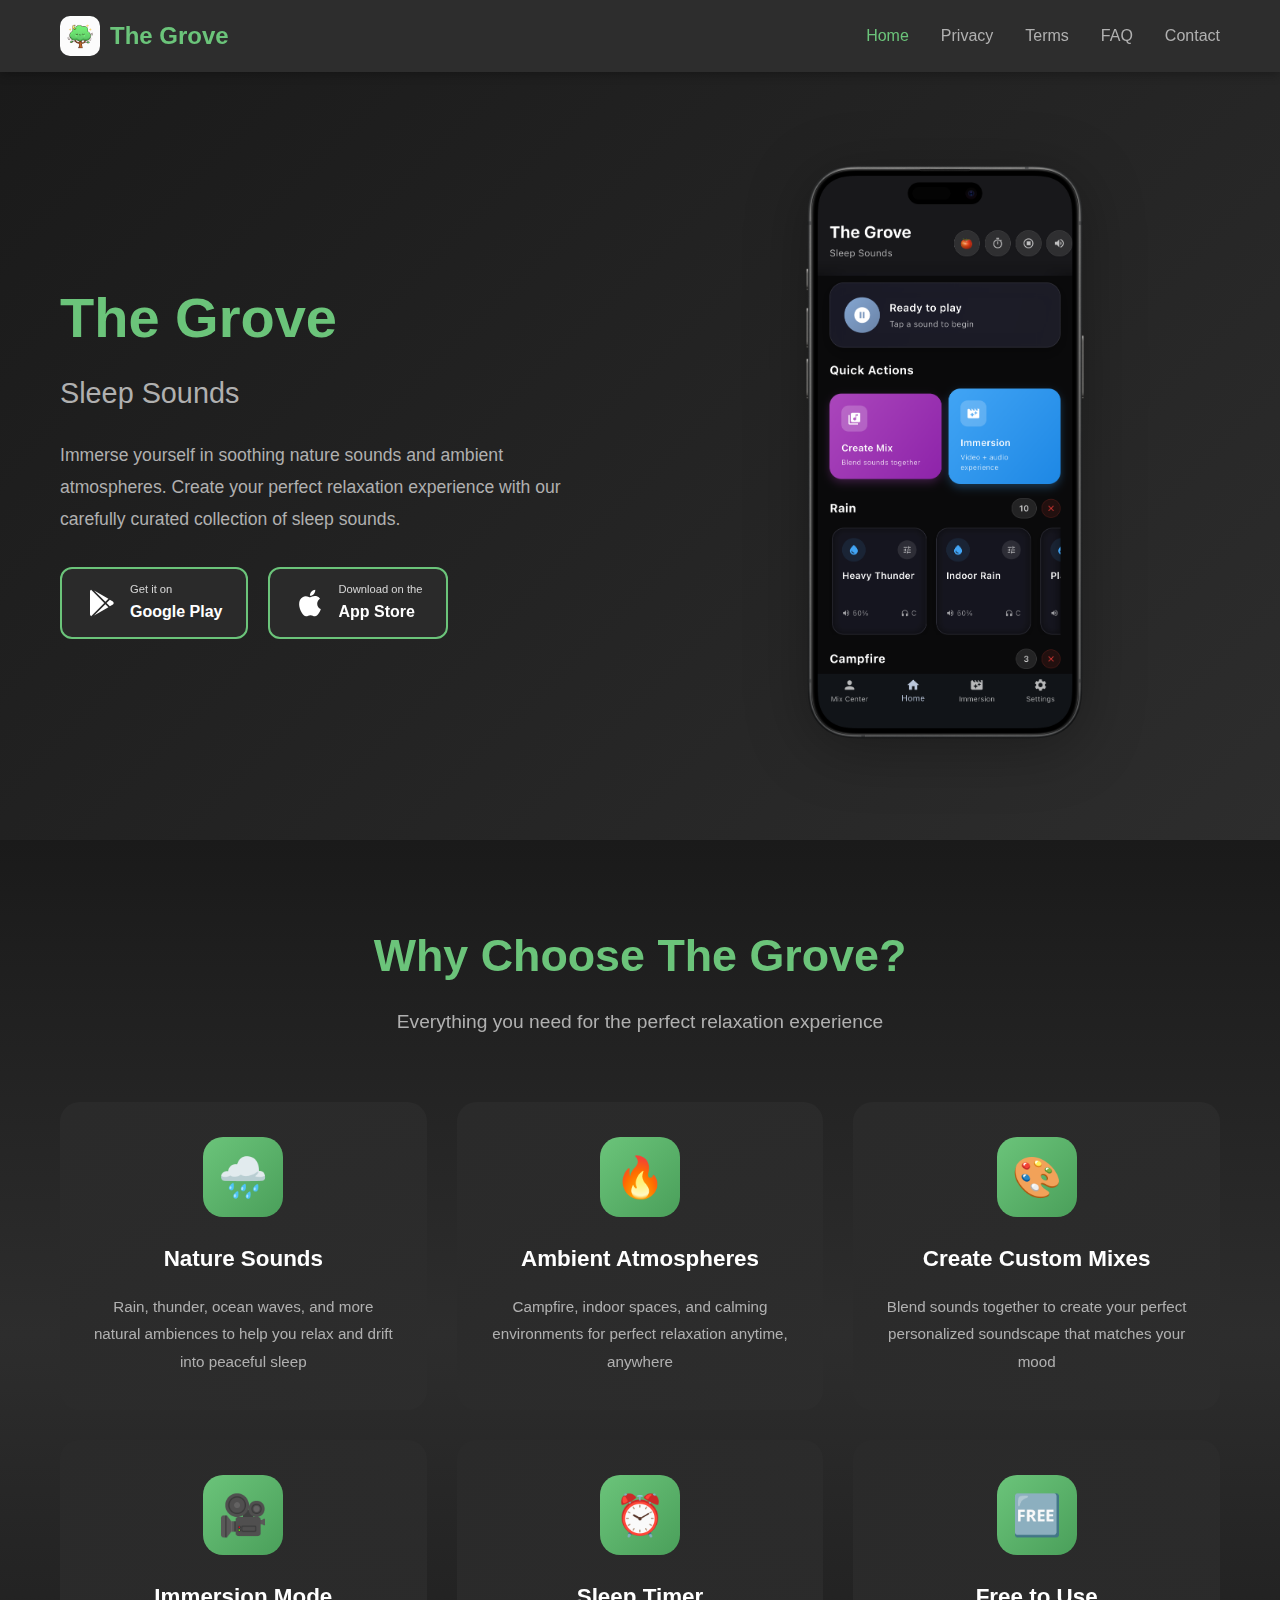
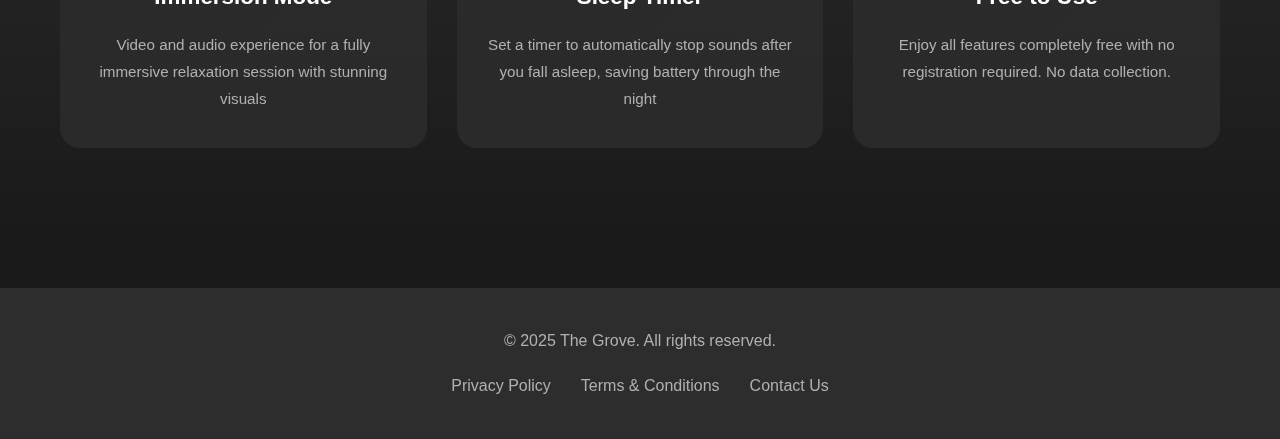
<file: index.html>
<!DOCTYPE html>
<html lang="en">
<head>
    <meta charset="UTF-8">
    <meta name="viewport" content="width=device-width, initial-scale=1.0">
    <title>The Grove - Sleep Sounds</title>
    <link rel="stylesheet" href="styles.css">
</head>
<body>
    <nav class="navbar">
        <div class="container">
            <div class="nav-brand">
                <img src="icon.png" alt="The Grove Logo" class="logo">
                <span>The Grove</span>
            </div>
            <ul class="nav-menu">
                <li><a href="index.html" class="active">Home</a></li>
                <li><a href="privacy.html">Privacy</a></li>
                <li><a href="terms.html">Terms</a></li>
                <li><a href="faq.html">FAQ</a></li>
                <li><a href="contact.html">Contact</a></li>
            </ul>
        </div>
    </nav>

    <section class="hero">
        <div class="container">
            <div class="hero-content">
                <h1>The Grove</h1>
                <p class="subtitle">Sleep Sounds</p>
                <p class="description">Immerse yourself in soothing nature sounds and ambient atmospheres. Create your perfect relaxation experience with our carefully curated collection of sleep sounds.</p>
                <div class="store-buttons">
                    <a href="https://play.google.com/store/apps/details?id=com.thegrove.sleepsound" target="_blank" class="store-button google-play">
                        <svg viewBox="0 0 24 24" width="24" height="24">
                            <path fill="currentColor" d="M3,20.5V3.5C3,2.91 3.34,2.39 3.84,2.15L13.69,12L3.84,21.85C3.34,21.6 3,21.09 3,20.5M16.81,15.12L6.05,21.34L14.54,12.85L16.81,15.12M20.16,10.81C20.5,11.08 20.75,11.5 20.75,12C20.75,12.5 20.53,12.9 20.18,13.18L17.89,14.5L15.39,12L17.89,9.5L20.16,10.81M6.05,2.66L16.81,8.88L14.54,11.15L6.05,2.66Z" />
                        </svg>
                        <div>
                            <span class="small">Get it on</span>
                            <span class="large">Google Play</span>
                        </div>
                    </a>
                    <a href="https://apps.apple.com/app/id6754394085?action=write-review" target="_blank" class="store-button app-store">
                        <svg viewBox="0 0 24 24" width="24" height="24">
                            <path fill="currentColor" d="M18.71,19.5C17.88,20.74 17,21.95 15.66,21.97C14.32,22 13.89,21.18 12.37,21.18C10.84,21.18 10.37,21.95 9.1,22C7.79,22.05 6.8,20.68 5.96,19.47C4.25,17 2.94,12.45 4.7,9.39C5.57,7.87 7.13,6.91 8.82,6.88C10.1,6.86 11.32,7.75 12.11,7.75C12.89,7.75 14.37,6.68 15.92,6.84C16.57,6.87 18.39,7.1 19.56,8.82C19.47,8.88 17.39,10.1 17.41,12.63C17.44,15.65 20.06,16.66 20.09,16.67C20.06,16.74 19.67,18.11 18.71,19.5M13,3.5C13.73,2.67 14.94,2.04 15.94,2C16.07,3.17 15.6,4.35 14.9,5.19C14.21,6.04 13.07,6.7 11.95,6.61C11.8,5.46 12.36,4.26 13,3.5Z" />
                        </svg>
                        <div>
                            <span class="small">Download on the</span>
                            <span class="large">App Store</span>
                        </div>
                    </a>
                </div>
            </div>
            <div class="hero-image">
                <div class="phone-mockup">
                    <img src="app-screenshot.png" alt="The Grove App Screenshot" class="app-preview">
                </div>
            </div>
        </div>
    </section>

    <section class="features">
        <div class="container">
            <h2>Why Choose The Grove?</h2>
            <p class="features-subtitle">Everything you need for the perfect relaxation experience</p>
            
            <div class="features-timeline">
                <div class="feature-item">
                    <div class="feature-content">
                        <div class="feature-icon-circle">🌧️</div>
                        <h3>Nature Sounds</h3>
                        <p>Rain, thunder, ocean waves, and more natural ambiences to help you relax and drift into peaceful sleep</p>
                    </div>
                </div>

                <div class="feature-item">
                    <div class="feature-content">
                        <div class="feature-icon-circle">🔥</div>
                        <h3>Ambient Atmospheres</h3>
                        <p>Campfire, indoor spaces, and calming environments for perfect relaxation anytime, anywhere</p>
                    </div>
                </div>

                <div class="feature-item">
                    <div class="feature-content">
                        <div class="feature-icon-circle">🎨</div>
                        <h3>Create Custom Mixes</h3>
                        <p>Blend sounds together to create your perfect personalized soundscape that matches your mood</p>
                    </div>
                </div>

                <div class="feature-item">
                    <div class="feature-content">
                        <div class="feature-icon-circle">🎥</div>
                        <h3>Immersion Mode</h3>
                        <p>Video and audio experience for a fully immersive relaxation session with stunning visuals</p>
                    </div>
                </div>

                <div class="feature-item">
                    <div class="feature-content">
                        <div class="feature-icon-circle">⏰</div>
                        <h3>Sleep Timer</h3>
                        <p>Set a timer to automatically stop sounds after you fall asleep, saving battery through the night</p>
                    </div>
                </div>

                <div class="feature-item">
                    <div class="feature-content">
                        <div class="feature-icon-circle">🆓</div>
                        <h3>Free to Use</h3>
                        <p>Enjoy all features completely free with no registration required. No data collection.</p>
                    </div>
                </div>
            </div>
        </div>
    </section>

    <footer>
        <div class="container">
            <p>&copy; 2025 The Grove. All rights reserved.</p>
            <div class="footer-links">
                <a href="privacy.html">Privacy Policy</a>
                <a href="terms.html">Terms & Conditions</a>
                <a href="contact.html">Contact Us</a>
            </div>
        </div>
    </footer>
    
    <!-- IMPORTANTE: Carica lo script JavaScript -->
    <script src="script.js"></script>
</body>
</html>
</file>
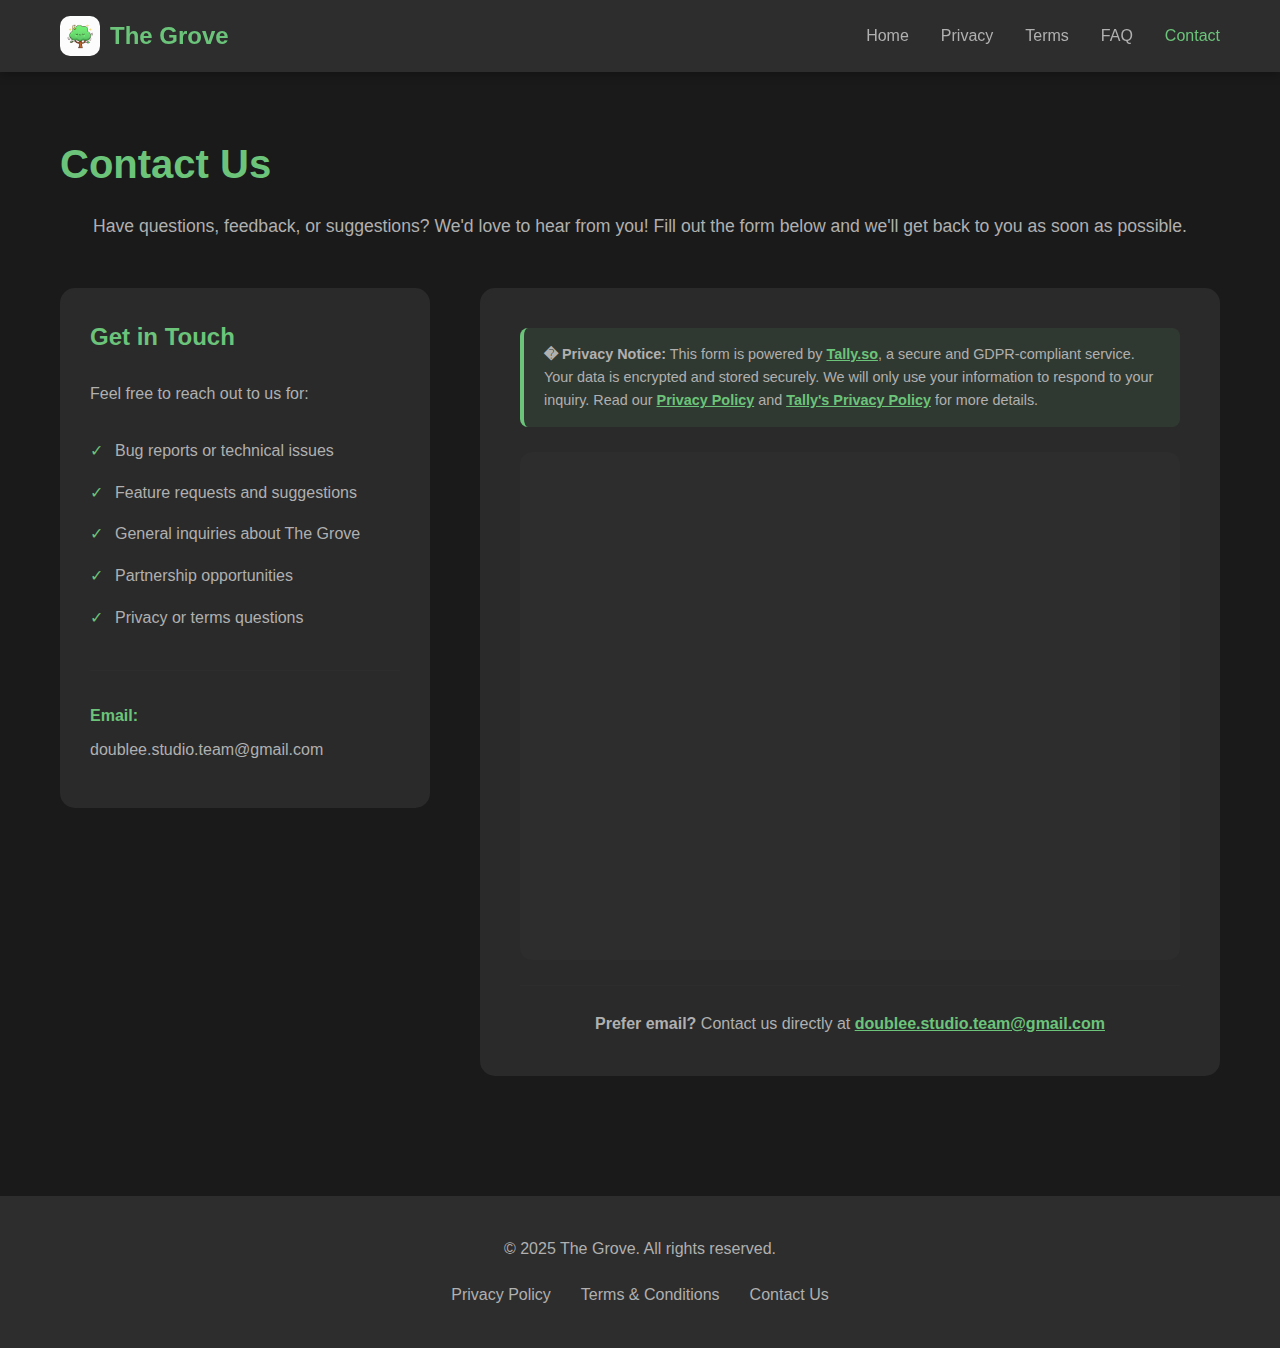
<file: contact.html>
<!DOCTYPE html>
<html lang="en">
<head>
    <meta charset="UTF-8">
    <meta name="viewport" content="width=device-width, initial-scale=1.0">
    <title>Contact Us - The Grove</title>
    <link rel="stylesheet" href="styles.css">
</head>
<body>
    <nav class="navbar">
        <div class="container">
            <div class="nav-brand">
                <img src="icon.png" alt="The Grove Logo" class="logo">
                <span>The Grove</span>
            </div>
            <ul class="nav-menu">
                <li><a href="index.html">Home</a></li>
                <li><a href="privacy.html">Privacy</a></li>
                <li><a href="terms.html">Terms</a></li>
                <li><a href="faq.html">FAQ</a></li>
                <li><a href="contact.html" class="active">Contact</a></li>
            </ul>
        </div>
    </nav>

    <section class="content-page">
        <div class="container">
            <h1>Contact Us</h1>
            <p class="intro-text">Have questions, feedback, or suggestions? We'd love to hear from you! Fill out the form below and we'll get back to you as soon as possible.</p>

            <div class="contact-content">
                <div class="contact-info">
                    <h2>Get in Touch</h2>
                    <p>Feel free to reach out to us for:</p>
                    <ul>
                        <li>Bug reports or technical issues</li>
                        <li>Feature requests and suggestions</li>
                        <li>General inquiries about The Grove</li>
                        <li>Partnership opportunities</li>
                        <li>Privacy or terms questions</li>
                    </ul>
                    <div class="contact-detail">
                        <strong>Email:</strong>
                        <p>doublee.studio.team@gmail.com</p>
                    </div>
                </div>

                <div class="contact-form-container">
                    <div class="privacy-notice">
                        <p><strong>� Privacy Notice:</strong> This form is powered by <a href="https://tally.so" target="_blank">Tally.so</a>, a secure and GDPR-compliant service. Your data is encrypted and stored securely. We will only use your information to respond to your inquiry. Read our <a href="privacy.html">Privacy Policy</a> and <a href="https://tally.so/help/privacy-policy" target="_blank">Tally's Privacy Policy</a> for more details.</p>
                    </div>

                    <!-- Tally Form Embed -->
                    <div class="tally-form-wrapper">
                        <iframe 
                            data-tally-src="https://tally.so/embed/w562Bv?alignLeft=1&hideTitle=1&transparentBackground=1&dynamicHeight=1" 
                            loading="lazy" 
                            width="100%" 
                            height="500" 
                            frameborder="0" 
                            marginheight="0" 
                            marginwidth="0" 
                            title="Contact The Grove"
                            class="tally-iframe">
                        </iframe>
                    </div>

                    <script>
                        var d=document,w="https://tally.so/widgets/embed.js",v=function(){"undefined"!=typeof Tally?Tally.loadEmbeds():d.querySelectorAll("iframe[data-tally-src]:not([src])").forEach((function(e){e.src=e.dataset.tallySrc}))};if("undefined"!=typeof Tally)v();else if(d.querySelector('script[src="'+w+'"]')==null){var s=d.createElement("script");s.src=w,s.onload=v,s.onerror=v,d.body.appendChild(s);}
                    </script>

                    <p class="tally-alternative">
                        <strong>Prefer email?</strong> Contact us directly at <a href="mailto:doublee.studio.team@gmail.com">doublee.studio.team@gmail.com</a>
                    </p>
                </div>
            </div>
        </div>
    </section>

    <footer>
        <div class="container">
            <p>&copy; 2025 The Grove. All rights reserved.</p>
            <div class="footer-links">
                <a href="privacy.html">Privacy Policy</a>
                <a href="terms.html">Terms & Conditions</a>
                <a href="contact.html">Contact Us</a>
            </div>
        </div>
    </footer>

    <script src="script.js"></script>
</body>
</html>
</file>
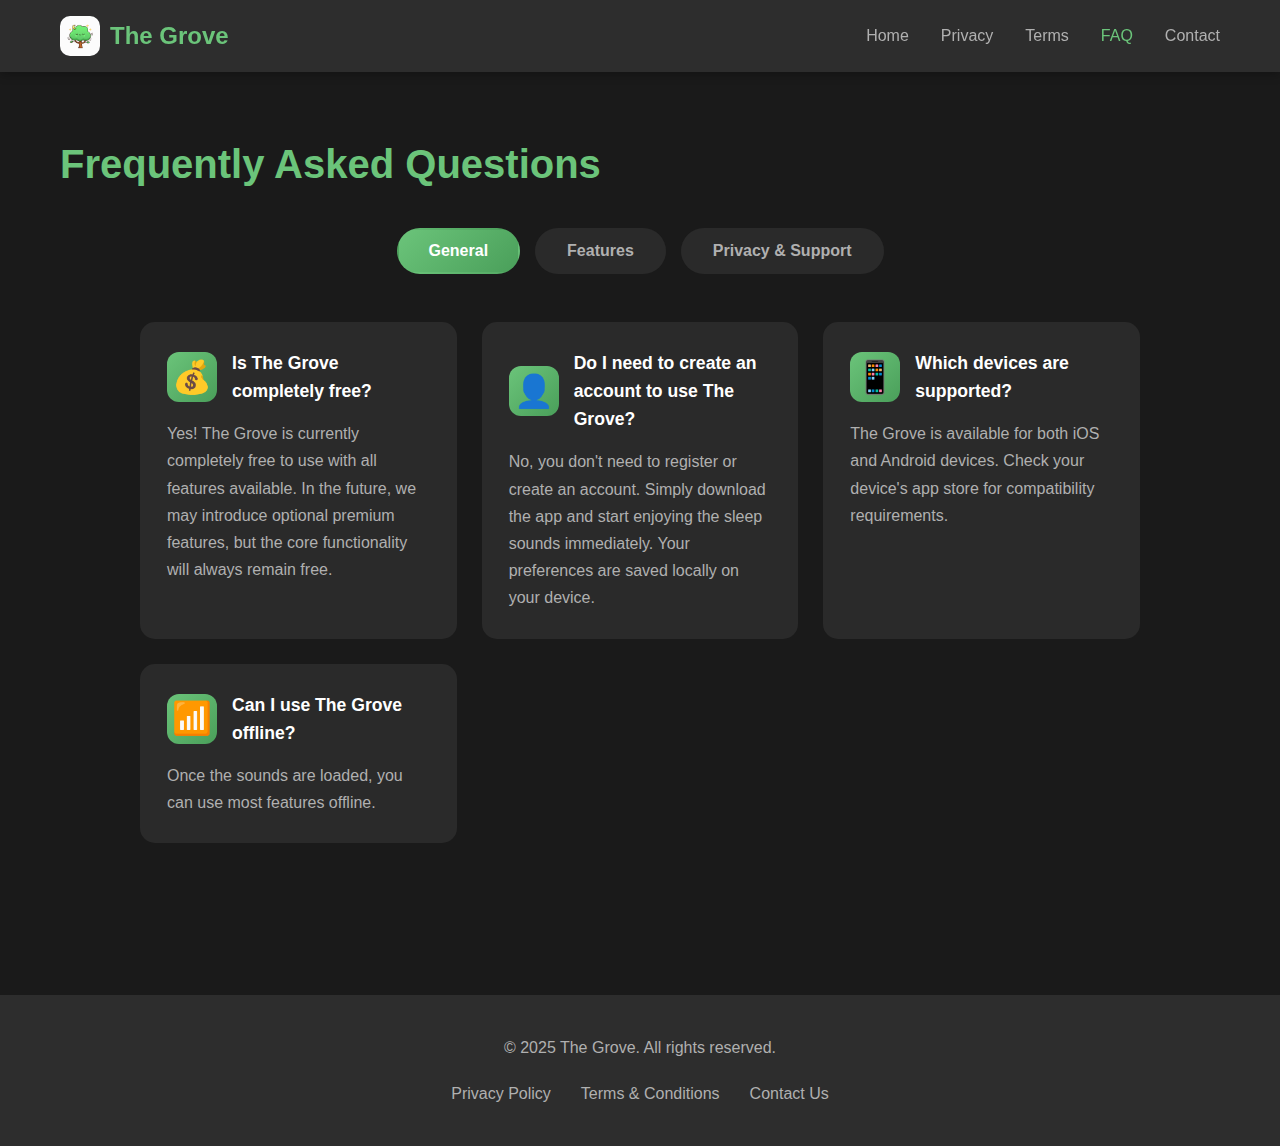
<file: faq.html>
<!DOCTYPE html>
<html lang="en">
<head>
    <meta charset="UTF-8">
    <meta name="viewport" content="width=device-width, initial-scale=1.0">
    <title>FAQ - The Grove</title>
    <link rel="stylesheet" href="styles.css">
</head>
<body>
    <nav class="navbar">
        <div class="container">
            <div class="nav-brand">
                <img src="icon.png" alt="The Grove Logo" class="logo">
                <span>The Grove</span>
            </div>
            <ul class="nav-menu">
                <li><a href="index.html">Home</a></li>
                <li><a href="privacy.html">Privacy</a></li>
                <li><a href="terms.html">Terms</a></li>
                <li><a href="faq.html" class="active">FAQ</a></li>
                <li><a href="contact.html">Contact</a></li>
            </ul>
        </div>
    </nav>

    <section class="content-page">
        <div class="container">
            <h1>Frequently Asked Questions</h1>

            <div class="faq-tabs">
                <div class="faq-categories">
                    <button class="faq-tab active" data-category="general">General</button>
                    <button class="faq-tab" data-category="features">Features</button>
                    <button class="faq-tab" data-category="privacy">Privacy & Support</button>
                </div>

                <div class="faq-content-wrapper">
                    <!-- General Questions -->
                    <div class="faq-category active" data-category="general">
                        <div class="faq-card">
                            <div class="faq-card-header">
                                <span class="faq-icon">💰</span>
                                <h3>Is The Grove completely free?</h3>
                            </div>
                            <p>Yes! The Grove is currently completely free to use with all features available. In the future, we may introduce optional premium features, but the core functionality will always remain free.</p>
                        </div>

                        <div class="faq-card">
                            <div class="faq-card-header">
                                <span class="faq-icon">👤</span>
                                <h3>Do I need to create an account to use The Grove?</h3>
                            </div>
                            <p>No, you don't need to register or create an account. Simply download the app and start enjoying the sleep sounds immediately. Your preferences are saved locally on your device.</p>
                        </div>

                        <div class="faq-card">
                            <div class="faq-card-header">
                                <span class="faq-icon">📱</span>
                                <h3>Which devices are supported?</h3>
                            </div>
                            <p>The Grove is available for both iOS and Android devices. Check your device's app store for compatibility requirements.</p>
                        </div>

                        <div class="faq-card">
                            <div class="faq-card-header">
                                <span class="faq-icon">📶</span>
                                <h3>Can I use The Grove offline?</h3>
                            </div>
                            <p>Once the sounds are loaded, you can use most features offline.</p>
                        </div>
                    </div>

                    <!-- Features Questions -->
                    <div class="faq-category" data-category="features">
                        <div class="faq-card">
                            <div class="faq-card-header">
                                <span class="faq-icon">🎨</span>
                                <h3>How do I create custom sound mixes?</h3>
                            </div>
                            <p>Simply tap the "Create Mix" button on the home screen, then select the sounds you want to combine. You can adjust the volume for each sound individually and save your favorite combinations.</p>
                        </div>

                        <div class="faq-card">
                            <div class="faq-card-header">
                                <span class="faq-icon">⏰</span>
                                <h3>Can I use a sleep timer?</h3>
                            </div>
                            <p>Yes! The Grove includes a sleep timer feature. You can set it to automatically stop playing sounds after a specified duration, perfect for falling asleep without draining your battery.</p>
                        </div>

                        <div class="faq-card">
                            <div class="faq-card-header">
                                <span class="faq-icon">🌊</span>
                                <h3>What types of sounds are available?</h3>
                            </div>
                            <p>The Grove offers a wide variety of sounds including rain, thunder, ocean waves, indoor rain, campfire, candle fire, and many more nature and ambient sounds. New sounds are added regularly!</p>
                        </div>

                        <div class="faq-card">
                            <div class="faq-card-header">
                                <span class="faq-icon">🎥</span>
                                <h3>What is Immersion Mode?</h3>
                            </div>
                            <p>Immersion Mode combines video and audio for a fully immersive relaxation experience. Watch calming nature scenes while listening to corresponding sounds for enhanced relaxation.</p>
                        </div>

                        <div class="faq-card">
                            <div class="faq-card-header">
                                <span class="faq-icon">🎵</span>
                                <h3>Can I play sounds in the background?</h3>
                            </div>
                            <p>Yes! The Grove supports background playback, so you can use other apps or turn off your screen while the sounds continue playing.</p>
                        </div>
                    </div>

                    <!-- Privacy & Support Questions -->
                    <div class="faq-category" data-category="privacy">
                        <div class="faq-card">
                            <div class="faq-card-header">
                                <span class="faq-icon">🔒</span>
                                <h3>Does The Grove collect my personal data?</h3>
                            </div>
                            <p>No. The Grove does not collect any personal information. Only your preferences (like theme and selected sounds) are stored locally on your device and are never transmitted externally.</p>
                        </div>

                        <div class="faq-card">
                            <div class="faq-card-header">
                                <span class="faq-icon">🐛</span>
                                <h3>How do I report a bug or request a feature?</h3>
                            </div>
                            <p>We'd love to hear from you! Please use our <a href="contact.html">contact form</a> or email us directly at doublee.studio.team@gmail.com with your feedback, bug reports, or feature requests.</p>
                        </div>
                    </div>
                </div>
            </div>
        </div>
    </section>

    <footer>
        <div class="container">
            <p>&copy; 2025 The Grove. All rights reserved.</p>
            <div class="footer-links">
                <a href="privacy.html">Privacy Policy</a>
                <a href="terms.html">Terms & Conditions</a>
                <a href="contact.html">Contact Us</a>
            </div>
        </div>
    </footer>

    <script src="script.js"></script>
</body>
</html>
</file>
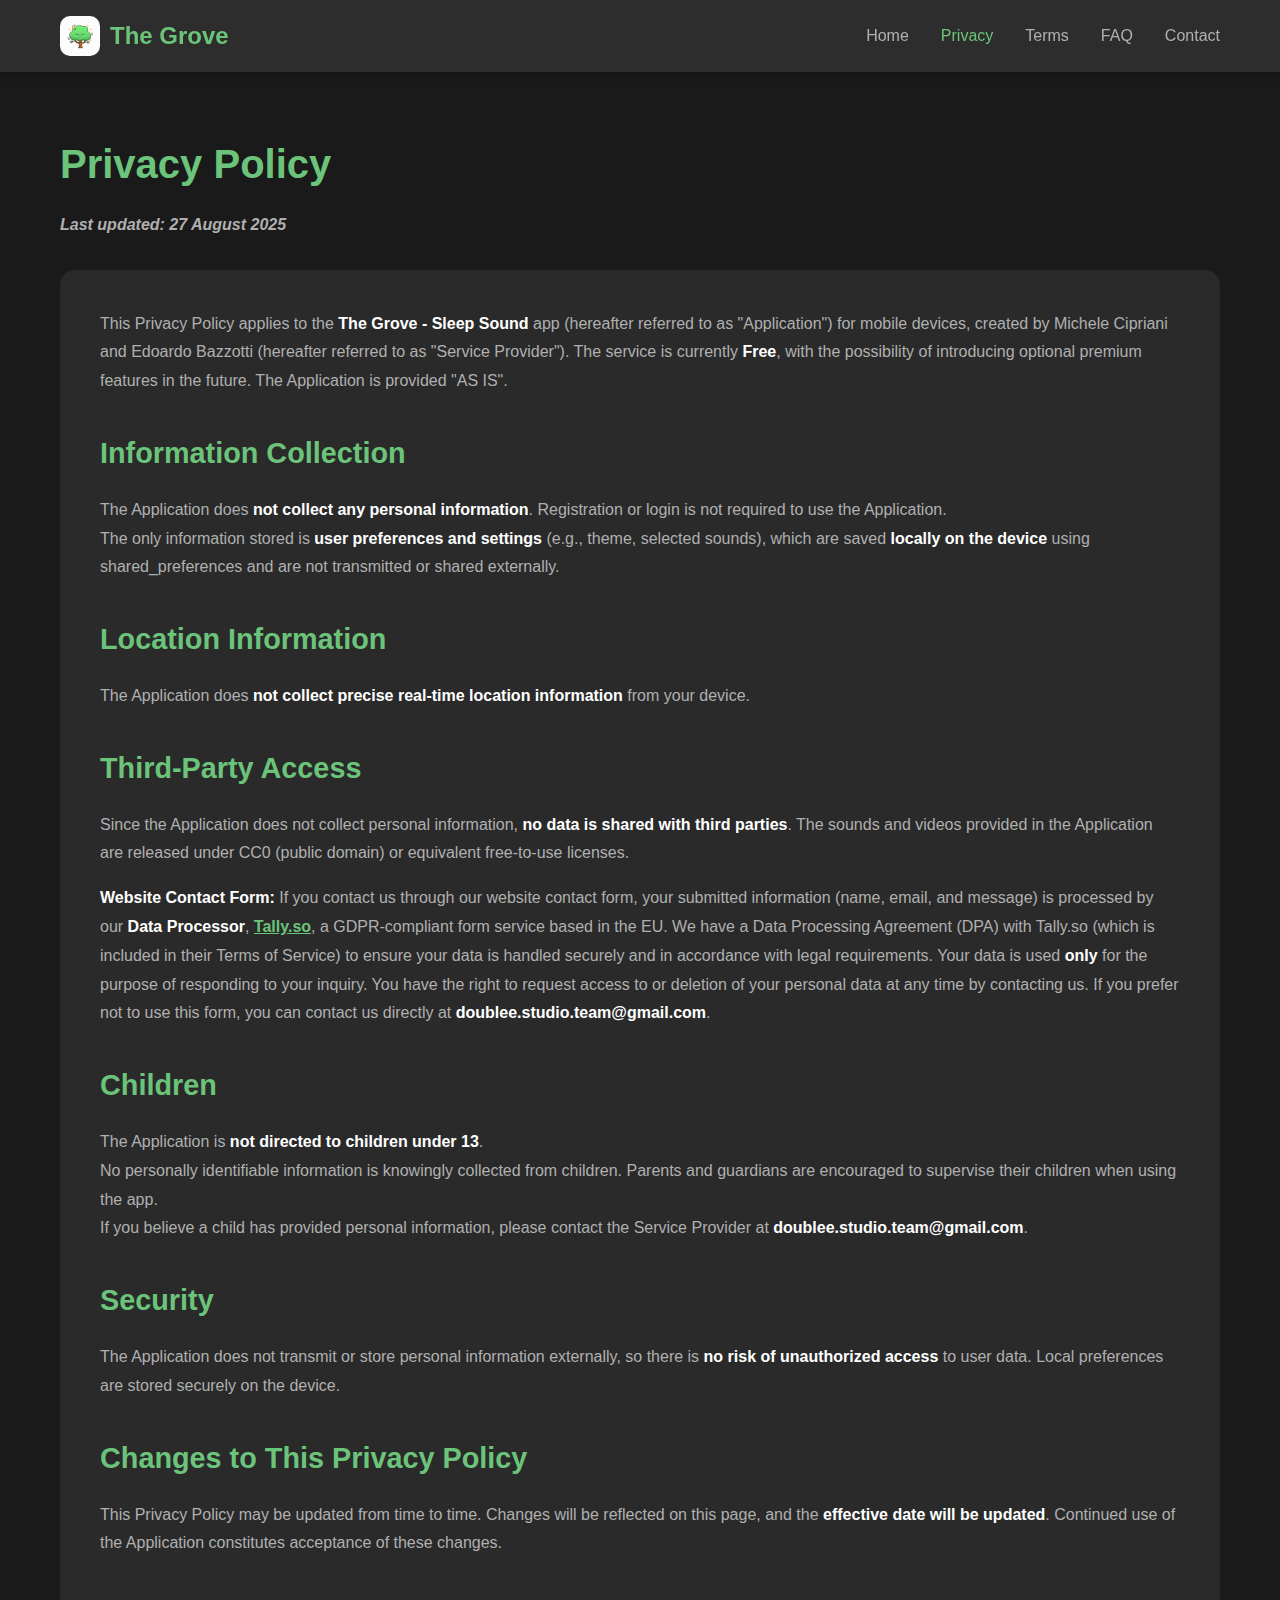
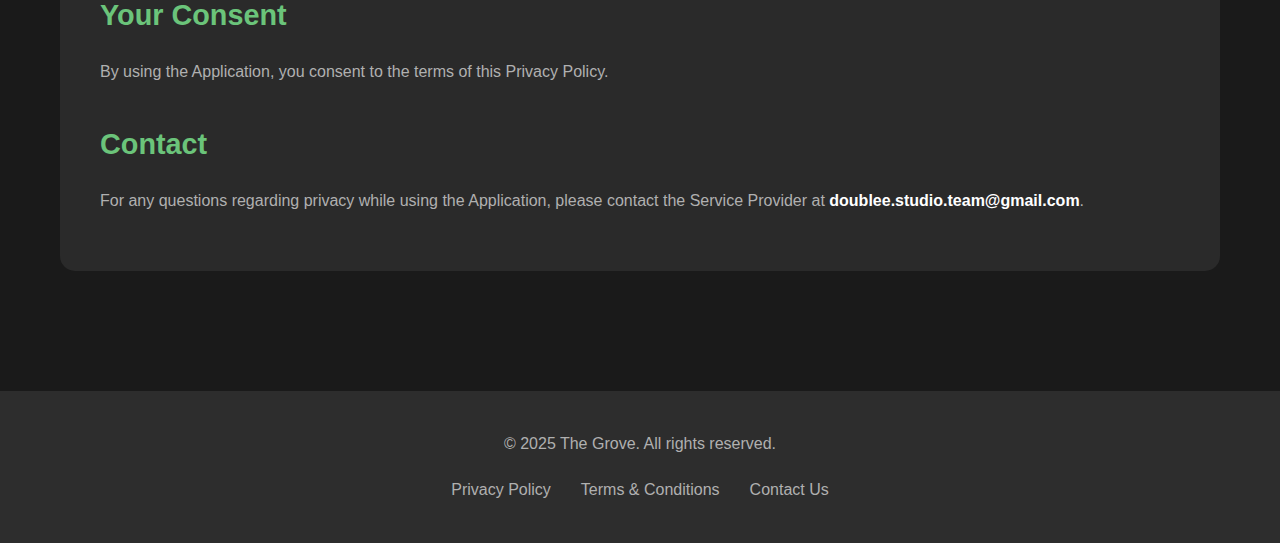
<file: privacy.html>
<!DOCTYPE html>
<html lang="en">
<head>
    <meta charset="UTF-8">
    <meta name="viewport" content="width=device-width, initial-scale=1.0">
    <title>Privacy Policy - The Grove</title>
    <link rel="stylesheet" href="styles.css">
</head>
<body>
    <nav class="navbar">
        <div class="container">
            <div class="nav-brand">
                <img src="icon.png" alt="The Grove Logo" class="logo">
                <span>The Grove</span>
            </div>
            <ul class="nav-menu">
                <li><a href="index.html">Home</a></li>
                <li><a href="privacy.html" class="active">Privacy</a></li>
                <li><a href="terms.html">Terms</a></li>
                <li><a href="faq.html">FAQ</a></li>
                <li><a href="contact.html">Contact</a></li>
            </ul>
        </div>
    </nav>

    <section class="content-page">
        <div class="container">
            <h1>Privacy Policy</h1>
            <p class="last-updated"><strong>Last updated: 27 August 2025</strong></p>

            <div class="policy-content">
                <p>This Privacy Policy applies to the <strong>The Grove - Sleep Sound</strong> app (hereafter referred to as "Application") for mobile devices, created by Michele Cipriani and Edoardo Bazzotti (hereafter referred to as "Service Provider"). The service is currently <strong>Free</strong>, with the possibility of introducing optional premium features in the future. The Application is provided "AS IS".</p>

                <h2>Information Collection</h2>
                <p>The Application does <strong>not collect any personal information</strong>. Registration or login is not required to use the Application.<br>
                The only information stored is <strong>user preferences and settings</strong> (e.g., theme, selected sounds), which are saved <strong>locally on the device</strong> using shared_preferences and are not transmitted or shared externally.</p>

                <h2>Location Information</h2>
                <p>The Application does <strong>not collect precise real-time location information</strong> from your device.</p>

                <h2>Third-Party Access</h2>
                <p>Since the Application does not collect personal information, <strong>no data is shared with third parties</strong>. The sounds and videos provided in the Application are released under CC0 (public domain) or equivalent free-to-use licenses.</p>
                
                <p><strong>Website Contact Form:</strong> If you contact us through our website contact form, your submitted information (name, email, and message) is processed by our <strong>Data Processor</strong>, <a href="https://tally.so" target="_blank" rel="noopener noreferrer">Tally.so</a>, a GDPR-compliant form service based in the EU. We have a Data Processing Agreement (DPA) with Tally.so (which is included in their Terms of Service) to ensure your data is handled securely and in accordance with legal requirements. Your data is used <strong>only</strong> for the purpose of responding to your inquiry. You have the right to request access to or deletion of your personal data at any time by contacting us. If you prefer not to use this form, you can contact us directly at <strong>doublee.studio.team@gmail.com</strong>.</p>
                
                <h2>Children</h2>
                <p>The Application is <strong>not directed to children under 13</strong>.<br>
                No personally identifiable information is knowingly collected from children. Parents and guardians are encouraged to supervise their children when using the app.<br>
                If you believe a child has provided personal information, please contact the Service Provider at <strong>doublee.studio.team@gmail.com</strong>.</p>

                <h2>Security</h2>
                <p>The Application does not transmit or store personal information externally, so there is <strong>no risk of unauthorized access</strong> to user data. Local preferences are stored securely on the device.</p>

                <h2>Changes to This Privacy Policy</h2>
                <p>This Privacy Policy may be updated from time to time. Changes will be reflected on this page, and the <strong>effective date will be updated</strong>. Continued use of the Application constitutes acceptance of these changes.</p>

                <h2>Your Consent</h2>
                <p>By using the Application, you consent to the terms of this Privacy Policy.</p>

                <h2>Contact</h2>
                <p>For any questions regarding privacy while using the Application, please contact the Service Provider at <strong>doublee.studio.team@gmail.com</strong>.</p>
            </div>
        </div>
    </section>

    <footer>
        <div class="container">
            <p>&copy; 2025 The Grove. All rights reserved.</p>
            <div class="footer-links">
                <a href="privacy.html">Privacy Policy</a>
                <a href="terms.html">Terms & Conditions</a>
                <a href="contact.html">Contact Us</a>
            </div>
        </div>
    </footer>
</body>
</html>
</file>
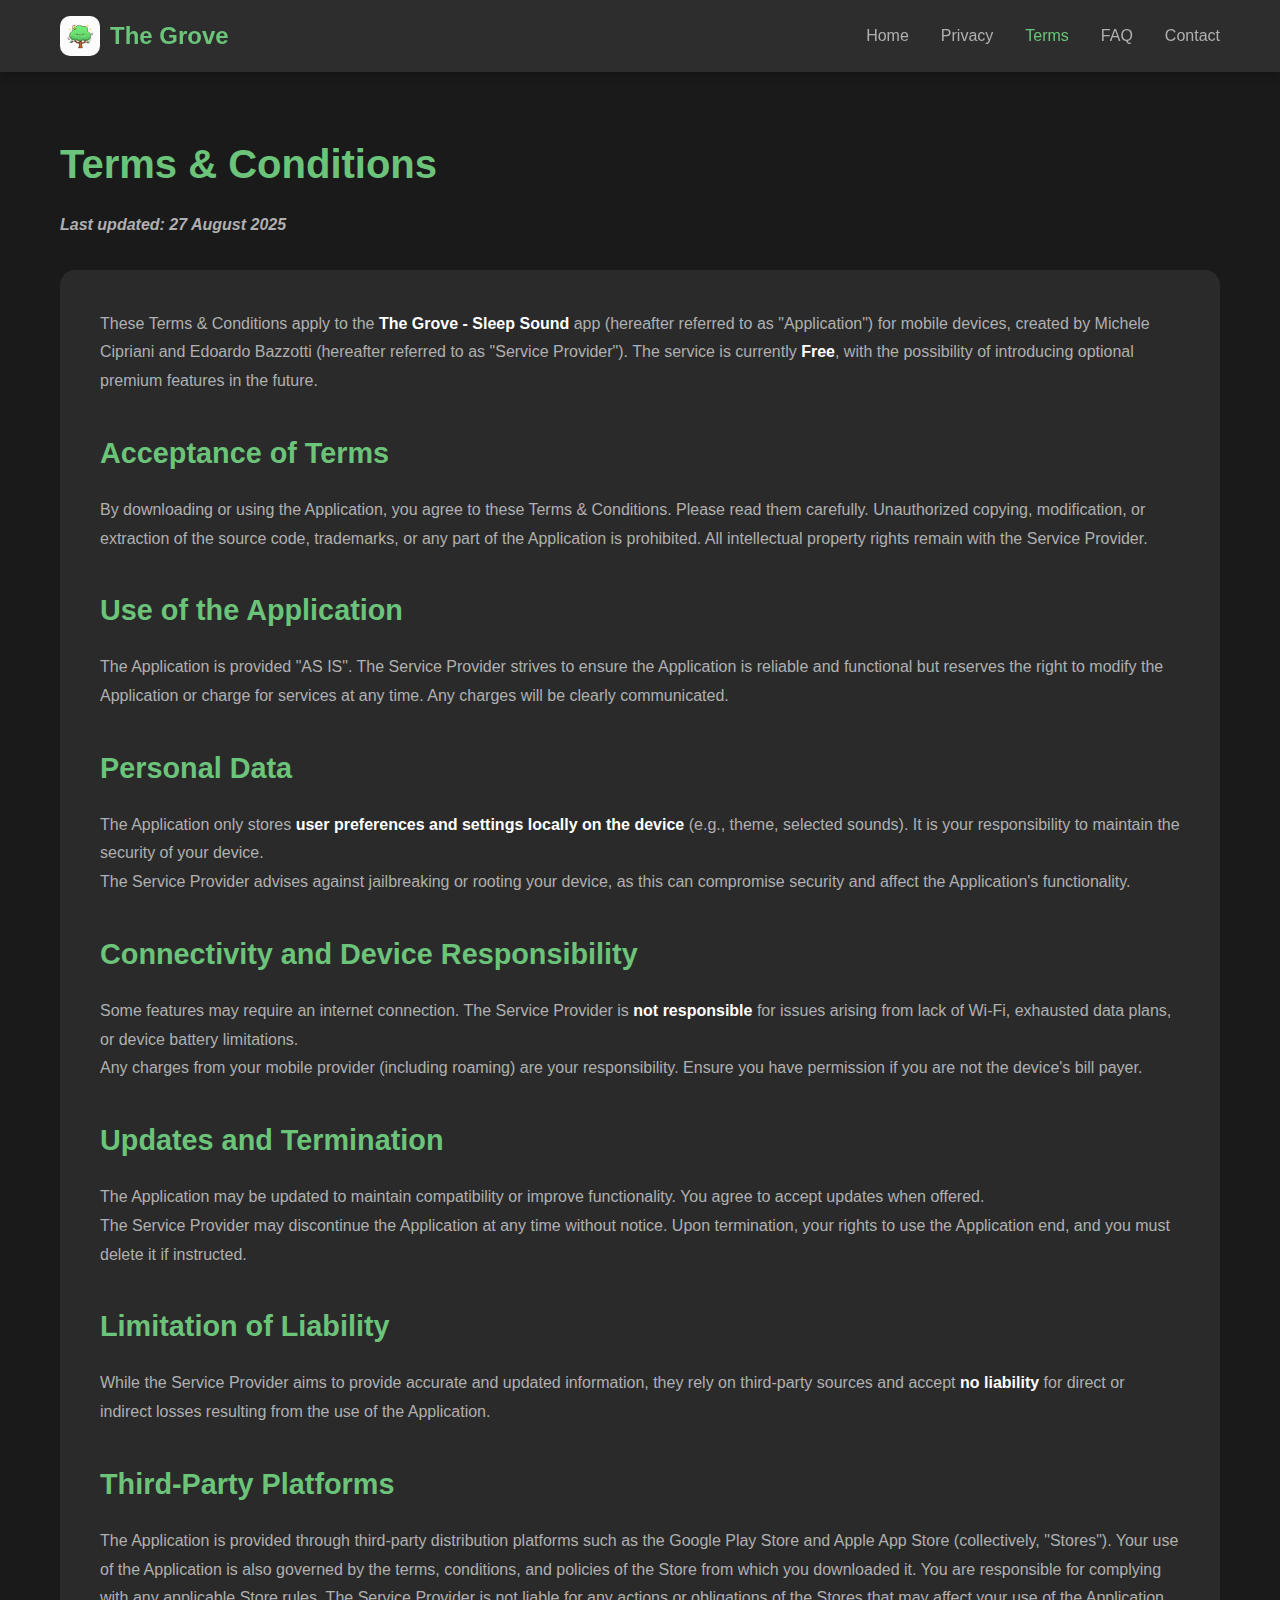
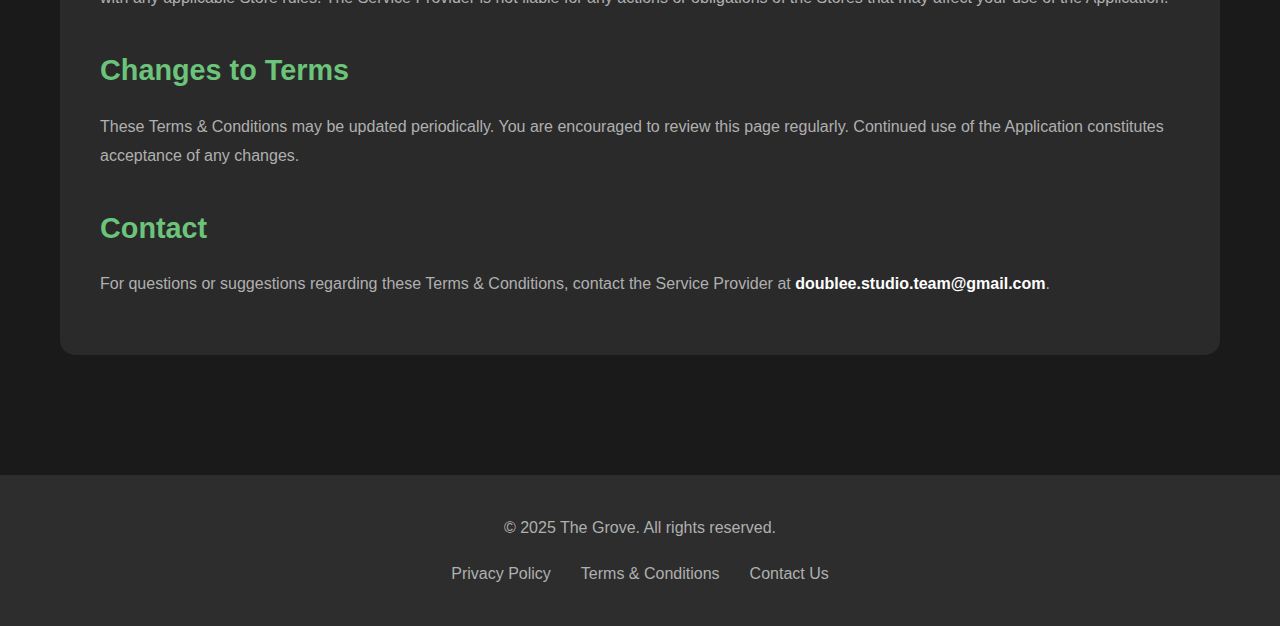
<file: terms.html>
<!DOCTYPE html>
<html lang="en">
<head>
    <meta charset="UTF-8">
    <meta name="viewport" content="width=device-width, initial-scale=1.0">
    <title>Terms & Conditions - The Grove</title>
    <link rel="stylesheet" href="styles.css">
</head>
<body>
    <nav class="navbar">
        <div class="container">
            <div class="nav-brand">
                <img src="icon.png" alt="The Grove Logo" class="logo">
                <span>The Grove</span>
            </div>
            <ul class="nav-menu">
                <li><a href="index.html">Home</a></li>
                <li><a href="privacy.html">Privacy</a></li>
                <li><a href="terms.html" class="active">Terms</a></li>
                <li><a href="faq.html">FAQ</a></li>
                <li><a href="contact.html">Contact</a></li>
            </ul>
        </div>
    </nav>

    <section class="content-page">
        <div class="container">
            <h1>Terms & Conditions</h1>
            <p class="last-updated"><strong>Last updated: 27 August 2025</strong></p>

            <div class="policy-content">
                <p>These Terms & Conditions apply to the <strong>The Grove - Sleep Sound</strong> app (hereafter referred to as "Application") for mobile devices, created by Michele Cipriani and Edoardo Bazzotti (hereafter referred to as "Service Provider"). The service is currently <strong>Free</strong>, with the possibility of introducing optional premium features in the future.</p>

                <h2>Acceptance of Terms</h2>
                <p>By downloading or using the Application, you agree to these Terms & Conditions. Please read them carefully. Unauthorized copying, modification, or extraction of the source code, trademarks, or any part of the Application is prohibited. All intellectual property rights remain with the Service Provider.</p>

                <h2>Use of the Application</h2>
                <p>The Application is provided "AS IS". The Service Provider strives to ensure the Application is reliable and functional but reserves the right to modify the Application or charge for services at any time. Any charges will be clearly communicated.</p>

                <h2>Personal Data</h2>
                <p>The Application only stores <strong>user preferences and settings locally on the device</strong> (e.g., theme, selected sounds). It is your responsibility to maintain the security of your device.<br>
                The Service Provider advises against jailbreaking or rooting your device, as this can compromise security and affect the Application's functionality.</p>

                <h2>Connectivity and Device Responsibility</h2>
                <p>Some features may require an internet connection. The Service Provider is <strong>not responsible</strong> for issues arising from lack of Wi-Fi, exhausted data plans, or device battery limitations.<br>
                Any charges from your mobile provider (including roaming) are your responsibility. Ensure you have permission if you are not the device's bill payer.</p>

                <h2>Updates and Termination</h2>
                <p>The Application may be updated to maintain compatibility or improve functionality. You agree to accept updates when offered.<br>
                The Service Provider may discontinue the Application at any time without notice. Upon termination, your rights to use the Application end, and you must delete it if instructed.</p>

                <h2>Limitation of Liability</h2>
                <p>While the Service Provider aims to provide accurate and updated information, they rely on third-party sources and accept <strong>no liability</strong> for direct or indirect losses resulting from the use of the Application.</p>

                <h2>Third-Party Platforms</h2>
                <p>The Application is provided through third-party distribution platforms such as the Google Play Store and Apple App Store (collectively, "Stores"). Your use of the Application is also governed by the terms, conditions, and policies of the Store from which you downloaded it. You are responsible for complying with any applicable Store rules. The Service Provider is not liable for any actions or obligations of the Stores that may affect your use of the Application.</p>

                <h2>Changes to Terms</h2>
                <p>These Terms & Conditions may be updated periodically. You are encouraged to review this page regularly. Continued use of the Application constitutes acceptance of any changes.</p>

                <h2>Contact</h2>
                <p>For questions or suggestions regarding these Terms & Conditions, contact the Service Provider at <strong>doublee.studio.team@gmail.com</strong>.</p>
            </div>
        </div>
    </section>

    <footer>
        <div class="container">
            <p>&copy; 2025 The Grove. All rights reserved.</p>
            <div class="footer-links">
                <a href="privacy.html">Privacy Policy</a>
                <a href="terms.html">Terms & Conditions</a>
                <a href="contact.html">Contact Us</a>
            </div>
        </div>
    </footer>
</body>
</html>
</file>
<file: styles.css>
* {
    margin: 0;
    padding: 0;
    box-sizing: border-box;
}

:root {
    --primary-color: #6BC47A;
    --secondary-color: #4A9F5A;
    --dark-bg: #1a1a1a;
    --light-bg: #2d2d2d;
    --text-light: #ffffff;
    --text-gray: #b0b0b0;
    --accent-blue: #5AB9EA;
    --accent-purple: #B66FD9;
    --card-bg: #2a2a2a;
}

body {
    font-family: -apple-system, BlinkMacSystemFont, 'Segoe UI', Roboto, 'Helvetica Neue', Arial, sans-serif;
    line-height: 1.6;
    color: var(--text-light);
    background-color: var(--dark-bg);
}

.container {
    max-width: 1200px;
    margin: 0 auto;
    padding: 0 20px;
}

/* Navigation */
.navbar {
    background-color: var(--light-bg);
    padding: 1rem 0;
    position: sticky;
    top: 0;
    z-index: 100;
    box-shadow: 0 2px 10px rgba(0, 0, 0, 0.3);
}

.navbar .container {
    display: flex;
    justify-content: space-between;
    align-items: center;
}

.nav-brand {
    display: flex;
    align-items: center;
    gap: 10px;
    font-size: 1.5rem;
    font-weight: bold;
    color: var(--primary-color);
}

.logo {
    width: 40px;
    height: 40px;
    border-radius: 10px;
}

.nav-menu {
    display: flex;
    list-style: none;
    gap: 2rem;
}

.nav-menu a {
    color: var(--text-gray);
    text-decoration: none;
    transition: color 0.3s;
    font-weight: 500;
}

.nav-menu a:hover,
.nav-menu a.active {
    color: var(--primary-color);
}

/* Hero Section */
.hero {
    padding: 80px 0;
    background: linear-gradient(135deg, var(--dark-bg) 0%, var(--light-bg) 100%);
}

.hero .container {
    display: grid;
    grid-template-columns: 1fr 1fr;
    gap: 60px;
    align-items: center;
}

.hero-content h1 {
    font-size: 3.5rem;
    margin-bottom: 0.5rem;
    color: var(--primary-color);
}

.subtitle {
    font-size: 1.8rem;
    color: var(--text-gray);
    margin-bottom: 1.5rem;
}

.description {
    font-size: 1.1rem;
    color: var(--text-gray);
    margin-bottom: 2rem;
    line-height: 1.8;
}

.store-buttons {
    display: flex;
    gap: 20px;
    flex-wrap: wrap;
}

.store-button {
    display: flex;
    align-items: center;
    gap: 12px;
    padding: 12px 24px;
    background-color: var(--card-bg);
    border: 2px solid var(--primary-color);
    border-radius: 12px;
    color: var(--text-light);
    text-decoration: none;
    transition: all 0.3s;
    min-width: 180px;
}

.store-button:hover {
    background-color: var(--primary-color);
    transform: translateY(-2px);
    box-shadow: 0 5px 15px rgba(107, 196, 122, 0.3);
}

.store-button svg {
    width: 32px;
    height: 32px;
}

.store-button div {
    display: flex;
    flex-direction: column;
    align-items: flex-start;
}

.store-button .small {
    font-size: 0.7rem;
    opacity: 0.8;
}

.store-button .large {
    font-size: 1rem;
    font-weight: bold;
}

.hero-image {
    display: flex;
    justify-content: center;
    align-items: center;
}

.phone-mockup {
    position: relative;
    animation: gentleFloat 8s ease-in-out infinite;
}

@keyframes gentleFloat {
    0%, 100% {
        transform: translateY(0px);
    }
    50% {
        transform: translateY(-15px);
    }
}

.phone-mockup::before {
    content: '';
    position: absolute;
    top: 50%;
    left: 50%;
    width: 300px;
    height: 300px;
    transform: translate(-50%, -50%) translateZ(0);
    -webkit-transform: translate(-50%, -50%) translateZ(0);
    background: radial-gradient(circle at center,
        rgba(107, 196, 122, 0.25) 0%,
        rgba(107, 196, 122, 0.15) 30%,
        rgba(107, 196, 122, 0.05) 60%,
        transparent 100%
    );
    border-radius: 50%;
    -webkit-border-radius: 50%;
    filter: blur(50px);
    -webkit-filter: blur(50px);
    z-index: -1;
    opacity: 1;
    pointer-events: none;
    will-change: transform;
    /* Forza rendering come layer separato */
    -webkit-backface-visibility: hidden;
    backface-visibility: hidden;
    -webkit-perspective: 1000;
    perspective: 1000;
}

/* Su mobile usa dimensioni fisse più piccole e meno blur per evitare glitch */
@media (max-width: 768px) {
    .phone-mockup::before {
        width: 250px;
        height: 250px;
        filter: blur(35px);
        -webkit-filter: blur(35px);
        background: radial-gradient(circle at center,
            rgba(107, 196, 122, 0.2) 0%,
            rgba(107, 196, 122, 0.1) 40%,
            transparent 80%
        );
    }
}

.phone-mockup img {
    max-width: 100%;
    height: auto;
    max-height: 600px;
    border-radius: 30px;
    filter: drop-shadow(0 10px 30px rgba(0, 0, 0, 0.3));
    transition: all 0.4s ease;
    -webkit-transition: all 0.4s ease;
}

.phone-mockup:hover img,
.phone-mockup.touch img {
    transform: scale(1.02);
    -webkit-transform: scale(1.02);
    filter: drop-shadow(0 15px 40px rgba(107, 196, 122, 0.3));
}

/* Features Section - Modern Card Grid */
.features {
    padding: 80px 0;
    background: linear-gradient(180deg, var(--dark-bg) 0%, var(--light-bg) 50%, var(--dark-bg) 100%);
    position: relative;
    overflow: hidden;
}

.features::before {
    content: '';
    position: absolute;
    top: -50%;
    right: -10%;
    width: 500px;
    height: 500px;
    background: radial-gradient(circle, rgba(107, 196, 122, 0.1) 0%, transparent 70%);
    border-radius: 50%;
}

.features::after {
    content: '';
    position: absolute;
    bottom: -50%;
    left: -10%;
    width: 500px;
    height: 500px;
    background: radial-gradient(circle, rgba(107, 196, 122, 0.1) 0%, transparent 70%);
    border-radius: 50%;
}

.features .container {
    position: relative;
    z-index: 1;
}

.features h2 {
    text-align: center;
    font-size: 2.8rem;
    margin-bottom: 1rem;
    color: var(--primary-color);
    font-weight: 700;
}

.features-subtitle {
    text-align: center;
    font-size: 1.2rem;
    color: var(--text-gray);
    margin-bottom: 4rem;
}

.features-timeline {
    display: grid;
    grid-template-columns: repeat(auto-fit, minmax(320px, 1fr));
    gap: 30px;
    max-width: 1200px;
    margin: 0 auto;
}

.feature-item {
    position: relative;
    animation: fadeInScale 0.6s ease-out;
    animation-fill-mode: both;
}

.feature-item:nth-child(1) { animation-delay: 0.1s; }
.feature-item:nth-child(2) { animation-delay: 0.2s; }
.feature-item:nth-child(3) { animation-delay: 0.3s; }
.feature-item:nth-child(4) { animation-delay: 0.4s; }
.feature-item:nth-child(5) { animation-delay: 0.5s; }
.feature-item:nth-child(6) { animation-delay: 0.6s; }

@keyframes fadeInScale {
    from {
        opacity: 0;
        transform: scale(0.9);
    }
    to {
        opacity: 1;
        transform: scale(1);
    }
}

.feature-content {
    background: linear-gradient(135deg, var(--card-bg) 0%, rgba(45, 45, 45, 0.8) 100%);
    padding: 35px 30px;
    border-radius: 20px;
    position: relative;
    transition: all 0.4s ease;
    -webkit-transition: all 0.4s ease;
    height: 100%;
    display: flex;
    flex-direction: column;
    align-items: center;
    text-align: center;
    overflow: hidden;
}

.feature-content::before {
    content: '';
    position: absolute;
    top: 0;
    left: 0;
    right: 0;
    bottom: 0;
    background: linear-gradient(135deg, transparent 0%, rgba(107, 196, 122, 0.05) 100%);
    opacity: 0;
    transition: opacity 0.4s ease;
}

.feature-content:hover::before {
    opacity: 1;
}

.feature-content:hover {
    transform: translateY(-10px) scale(1.02);
    -webkit-transform: translateY(-10px) scale(1.02);
    box-shadow: 0 20px 50px rgba(107, 196, 122, 0.3);
}

.feature-content::after {
    content: '';
    position: absolute;
    top: -2px;
    left: -2px;
    right: -2px;
    bottom: -2px;
    background: linear-gradient(135deg, var(--primary-color), var(--secondary-color), var(--accent-blue));
    border-radius: 20px;
    z-index: -1;
    opacity: 0;
    transition: opacity 0.4s ease;
}

.feature-content:hover::after {
    opacity: 1;
}

.feature-icon-circle {
    width: 80px;
    height: 80px;
    background: linear-gradient(135deg, var(--primary-color), var(--secondary-color));
    border-radius: 20px;
    display: flex;
    align-items: center;
    justify-content: center;
    font-size: 2.5rem;
    margin-bottom: 1.5rem;
    position: relative;
    z-index: 2;
    transition: transform 0.4s ease;
    -webkit-transition: -webkit-transform 0.4s ease;
    transform-style: preserve-3d;
    -webkit-transform-style: preserve-3d;
    backface-visibility: hidden;
    -webkit-backface-visibility: hidden;
}

.feature-content:hover .feature-icon-circle {
    transform: rotateY(360deg) scale(1.1);
    -webkit-transform: rotateY(360deg) scale(1.1);
}

/* Touch fallback: apply same visual styles when element gets a .touch class (used for mobile Safari) */
.feature-content.touch::before {
    opacity: 1;
}

.feature-content.touch {
    transform: translateY(-10px) scale(1.02);
    -webkit-transform: translateY(-10px) scale(1.02);
    box-shadow: 0 20px 50px rgba(107, 196, 122, 0.3);
}

.feature-content.touch::after {
    opacity: 1;
}

.feature-content.touch .feature-icon-circle {
    transform: rotateY(360deg) scale(1.1);
    -webkit-transform: rotateY(360deg) scale(1.1);
}

.feature-content h3 {
    font-size: 1.4rem;
    margin-bottom: 1rem;
    color: var(--text-light);
    font-weight: 600;
    position: relative;
    z-index: 2;
}

.feature-content p {
    color: var(--text-gray);
    line-height: 1.8;
    margin: 0;
    position: relative;
    z-index: 2;
    font-size: 0.95rem;
}

/* Content Pages */
.content-page {
    padding: 60px 0;
    min-height: calc(100vh - 200px);
}

.content-page h1 {
    font-size: 2.5rem;
    margin-bottom: 1rem;
    color: var(--primary-color);
}

.last-updated {
    color: var(--text-gray);
    margin-bottom: 2rem;
    font-style: italic;
}

.policy-content {
    background-color: var(--card-bg);
    padding: 40px;
    border-radius: 15px;
    line-height: 1.8;
}

.policy-content h2 {
    color: var(--primary-color);
    margin-top: 2rem;
    margin-bottom: 1rem;
    font-size: 1.8rem;
}

.policy-content p {
    margin-bottom: 1rem;
    color: var(--text-gray);
}

.policy-content strong {
    color: var(--text-light);
}

.policy-content a {
    color: var(--primary-color);
    text-decoration: underline;
    font-weight: 600;
    transition: color 0.3s ease;
}

.policy-content a:hover {
    color: var(--secondary-color);
    text-decoration: none;
}

/* FAQ Page - Tab Style */
.faq-tabs {
    max-width: 1000px;
    margin: 2rem auto;
}

.faq-categories {
    display: flex;
    gap: 15px;
    margin-bottom: 3rem;
    justify-content: center;
    flex-wrap: wrap;
}

.faq-tab {
    padding: 12px 30px;
    background-color: var(--card-bg);
    border: 2px solid transparent;
    border-radius: 25px;
    color: var(--text-gray);
    font-size: 1rem;
    font-weight: 600;
    cursor: pointer;
    transition: all 0.3s ease;
}

.faq-tab:hover {
    border-color: var(--primary-color);
    color: var(--primary-color);
}

.faq-tab.active {
    background: linear-gradient(135deg, var(--primary-color), var(--secondary-color));
    color: var(--text-light);
    border-color: transparent;
}

.faq-content-wrapper {
    position: relative;
}

.faq-category {
    display: none;
    animation: fadeIn 0.5s ease-in;
}

.faq-category.active {
    display: grid;
    grid-template-columns: repeat(auto-fit, minmax(300px, 1fr));
    gap: 25px;
}

@keyframes fadeIn {
    from {
        opacity: 0;
        transform: translateY(20px);
    }
    to {
        opacity: 1;
        transform: translateY(0);
    }
}

.faq-card {
    background-color: var(--card-bg);
    padding: 25px;
    border-radius: 15px;
    border: 2px solid transparent;
    transition: all 0.3s ease;
    cursor: default;
}

.faq-card:hover {
    border-color: var(--primary-color);
    transform: translateY(-5px);
    box-shadow: 0 10px 30px rgba(107, 196, 122, 0.2);
}

.faq-card-header {
    display: flex;
    align-items: center;
    gap: 15px;
    margin-bottom: 15px;
}

.faq-icon {
    font-size: 2rem;
    background: linear-gradient(135deg, var(--primary-color), var(--secondary-color));
    width: 50px;
    height: 50px;
    border-radius: 12px;
    display: flex;
    align-items: center;
    justify-content: center;
    flex-shrink: 0;
}

.faq-card h3 {
    font-size: 1.1rem;
    color: var(--text-light);
    margin: 0;
}

.faq-card p {
    color: var(--text-gray);
    line-height: 1.7;
    margin: 0;
}

.faq-card a {
    color: var(--primary-color);
    text-decoration: none;
    font-weight: 600;
}

.faq-card a:hover {
    text-decoration: underline;
}

/* Contact Page */
.intro-text {
    text-align: center;
    color: var(--text-gray);
    margin-bottom: 3rem;
    font-size: 1.1rem;
}

.contact-content {
    display: grid;
    grid-template-columns: 1fr 2fr;
    gap: 50px;
    margin-top: 2rem;
}

.contact-info {
    background-color: var(--card-bg);
    padding: 30px;
    border-radius: 15px;
    height: fit-content;
}

.contact-info h2 {
    color: var(--primary-color);
    margin-bottom: 1.5rem;
}

.contact-info p {
    color: var(--text-gray);
    margin-bottom: 1rem;
}

.contact-info ul {
    list-style: none;
    margin: 1.5rem 0;
}

.contact-info ul li {
    color: var(--text-gray);
    padding: 8px 0;
    padding-left: 25px;
    position: relative;
}

.contact-info ul li:before {
    content: "✓";
    position: absolute;
    left: 0;
    color: var(--primary-color);
}

.contact-detail {
    margin-top: 2rem;
    padding-top: 2rem;
    border-top: 1px solid var(--light-bg);
}

.contact-detail strong {
    color: var(--primary-color);
    display: block;
    margin-bottom: 0.5rem;
}

.contact-form-container {
    background-color: var(--card-bg);
    padding: 40px;
    border-radius: 15px;
}

.privacy-notice {
    background-color: rgba(107, 196, 122, 0.1);
    border-left: 4px solid var(--primary-color);
    padding: 15px 20px;
    margin-bottom: 25px;
    border-radius: 8px;
}

.privacy-notice p {
    color: var(--text-gray);
    margin: 0;
    font-size: 0.9rem;
    line-height: 1.6;
}

.privacy-notice a {
    color: var(--primary-color);
    text-decoration: underline;
    font-weight: 600;
}

.contact-form {
    display: flex;
    flex-direction: column;
    gap: 20px;
}

.form-group {
    display: flex;
    flex-direction: column;
}

.form-group label {
    margin-bottom: 8px;
    color: var(--text-light);
    font-weight: 500;
}

.form-group input,
.form-group textarea {
    padding: 12px;
    background-color: var(--light-bg);
    border: 2px solid transparent;
    border-radius: 8px;
    color: var(--text-light);
    font-family: inherit;
    font-size: 1rem;
    transition: border-color 0.3s;
}

.form-group input:focus,
.form-group textarea:focus {
    outline: none;
    border-color: var(--primary-color);
}

.form-group textarea {
    resize: vertical;
    min-height: 120px;
}

.checkbox-group {
    display: flex;
    align-items: flex-start;
}

.checkbox-label {
    display: flex;
    align-items: flex-start;
    gap: 10px;
    cursor: pointer;
    color: var(--text-gray);
    font-size: 0.9rem;
    line-height: 1.6;
}

.checkbox-label input[type="checkbox"] {
    margin-top: 4px;
    width: 18px;
    height: 18px;
    cursor: pointer;
    flex-shrink: 0;
    accent-color: var(--primary-color);
}

.checkbox-label span {
    flex: 1;
}

.checkbox-label a {
    color: var(--primary-color);
    text-decoration: underline;
}

.form-disclaimer {
    font-size: 0.85rem;
    color: var(--text-gray);
    text-align: center;
    margin-top: 10px;
    font-style: italic;
}

/* Tally Form Styles */
.tally-form-wrapper {
    margin: 20px 0;
    border-radius: 12px;
    overflow: hidden;
    background-color: var(--light-bg);
}

.tally-iframe {
    border-radius: 12px;
}

.tally-alternative {
    text-align: center;
    margin-top: 25px;
    padding-top: 25px;
    border-top: 1px solid var(--light-bg);
    color: var(--text-gray);
}

.tally-alternative a {
    color: var(--primary-color);
    text-decoration: underline;
    font-weight: 600;
}

.tally-alternative a:hover {
    color: var(--secondary-color);
}

.submit-button {
    padding: 15px 30px;
    background-color: var(--primary-color);
    color: var(--text-light);
    border: none;
    border-radius: 8px;
    font-size: 1.1rem;
    font-weight: bold;
    cursor: pointer;
    transition: all 0.3s;
}

.submit-button:hover {
    background-color: var(--secondary-color);
    transform: translateY(-2px);
    box-shadow: 0 5px 15px rgba(107, 196, 122, 0.3);
}

.form-message {
    margin-top: 20px;
    padding: 15px;
    border-radius: 8px;
    display: none;
    text-align: center;
}

.form-message.success {
    background-color: rgba(107, 196, 122, 0.2);
    border: 1px solid var(--primary-color);
    color: var(--primary-color);
    display: block;
}

.form-message.error {
    background-color: rgba(255, 77, 77, 0.2);
    border: 1px solid #ff4d4d;
    color: #ff4d4d;
    display: block;
}

/* Footer */
footer {
    background-color: var(--light-bg);
    padding: 40px 0;
    margin-top: 60px;
    text-align: center;
}

footer .container {
    display: flex;
    flex-direction: column;
    gap: 20px;
}

footer p {
    color: var(--text-gray);
}

.footer-links {
    display: flex;
    justify-content: center;
    gap: 30px;
    flex-wrap: wrap;
}

.footer-links a {
    color: var(--text-gray);
    text-decoration: none;
    transition: color 0.3s;
}

.footer-links a:hover {
    color: var(--primary-color);
}

/* Responsive Design */
@media (max-width: 768px) {
    .hero .container {
        grid-template-columns: 1fr;
        text-align: center;
    }

    .hero-content h1 {
        font-size: 2.5rem;
    }

    .subtitle {
        font-size: 1.4rem;
    }

    .store-buttons {
        justify-content: center;
    }

    .nav-menu {
        flex-wrap: wrap;
        gap: 1rem;
        justify-content: center;
    }

    /* Features responsive */
    .features-timeline {
        grid-template-columns: 1fr;
    }

    .faq-category.active {
        grid-template-columns: 1fr;
    }

    .contact-content {
        grid-template-columns: 1fr;
    }

    .policy-content {
        padding: 25px;
    }

    .contact-form-container {
        padding: 25px;
    }
}

@media (max-width: 480px) {
    .hero-content h1 {
        font-size: 2rem;
    }

    .subtitle {
        font-size: 1.2rem;
    }

    .store-buttons {
        flex-direction: column;
    }

    .nav-brand {
        font-size: 1.2rem;
    }
}
</file>
